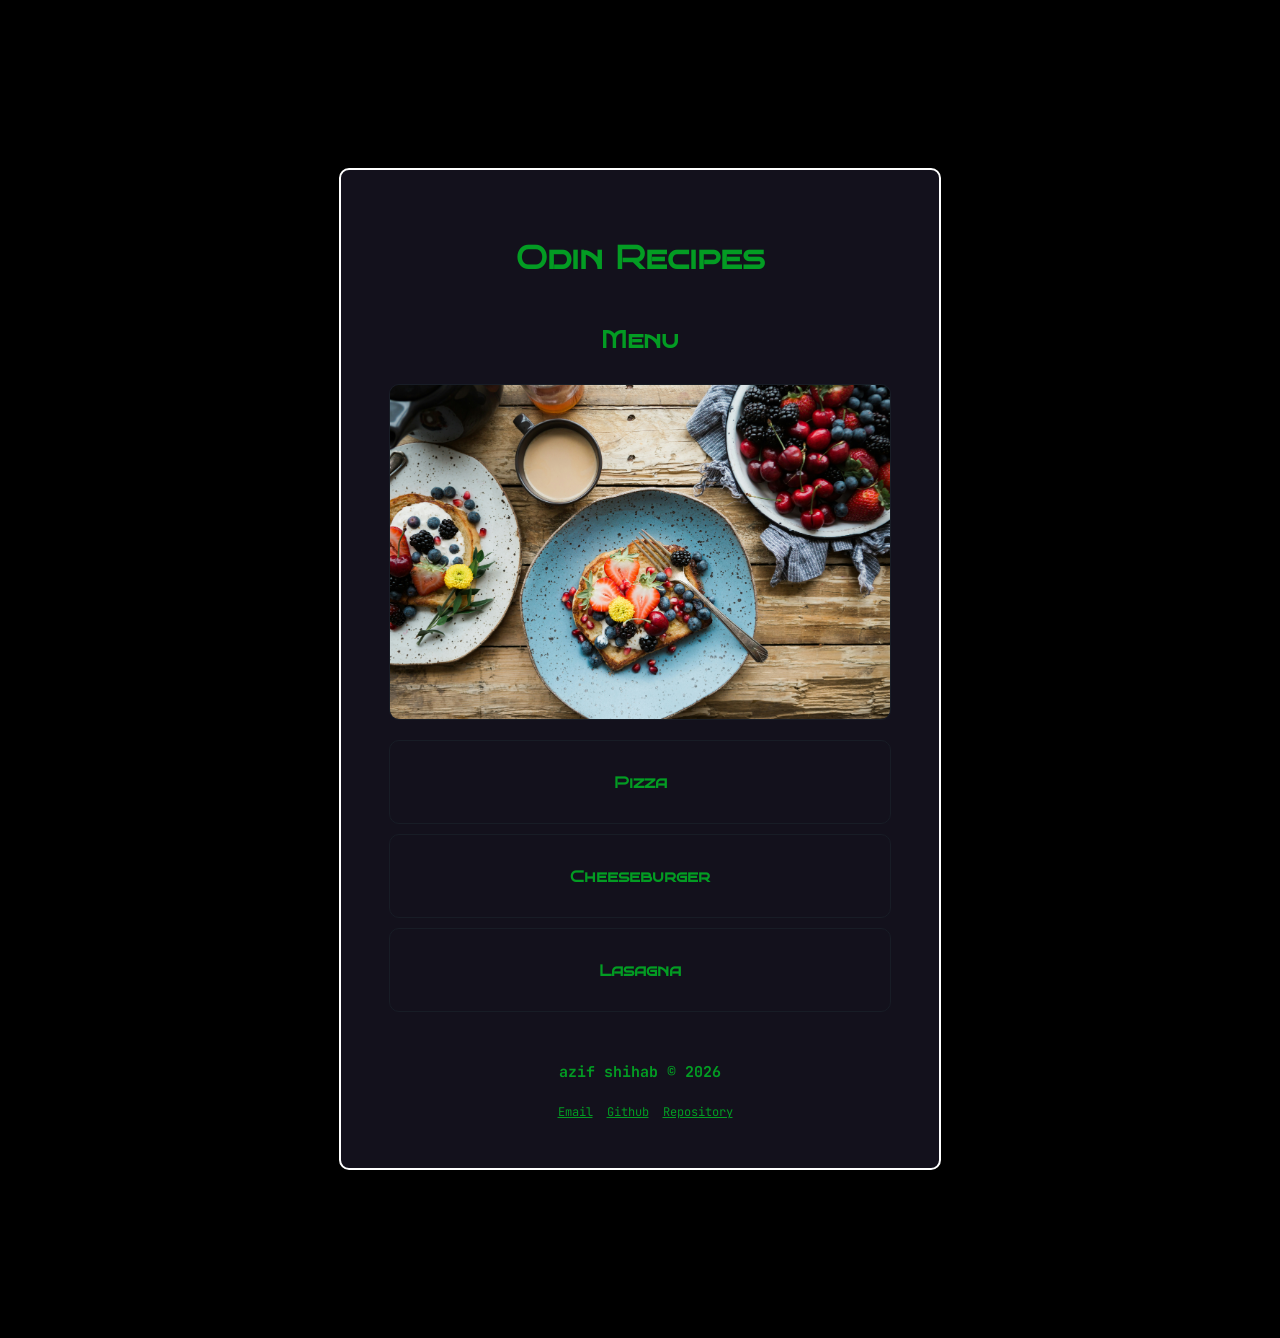
<file: index.html>
<!DOCTYPE html>
<html lang="en">
<head>
    <meta charset="UTF-8">
    <meta name="viewport" content="width=device-width, initial-scale=1.0">
    <title>Odin Recipes</title>
    <link rel="stylesheet" href="./css/index.css">
    <link rel="preconnect" href="https://fonts.googleapis.com">
    <link rel="preconnect" href="https://fonts.gstatic.com" crossorigin>
    <link href="https://fonts.googleapis.com/css2?family=Bruno+Ace+SC&family=JetBrains+Mono:ital,wght@0,100..800;1,100..800&display=swap" rel="stylesheet">
</head>
<body>
    <div class="center">
        <div class="outer-container">
            <h1 id="title">Odin Recipes</h1>
                <h2 id="second-title">Menu</h2>
            <img src="./images/banner.jpg" alt="an image of a delicious breakfast">
            <ul>
                    <li><a class="menu" href="./recipes/pizza.html" rel="noreferrer">Pizza</a></button></li>
                    <li><a class="menu" href="./recipes/cheeseburger.html" rel="noreferrer">Cheeseburger</a></button></li>
                    <li><a class="menu" href="./recipes/lasagna.html" rel="noreferrer">Lasagna</a></button></li>
            </ul>
            <div class="author-info">azif shihab © 2026</div>
            <div"><a class="tail-end" href="mailto:azif.sh.official@gmail.com" rel="noreferrer">Email</a> <a class="tail-end" href="https://github.com/azif-shihab/" rel="noreferrer">Github</a> <a class="tail-end" href="https://github.com/azif-shihab/odin-recipes/" rel="noreferrer">Repository</a></div>
        </div>
    </div>
</body>
</html>
</file>
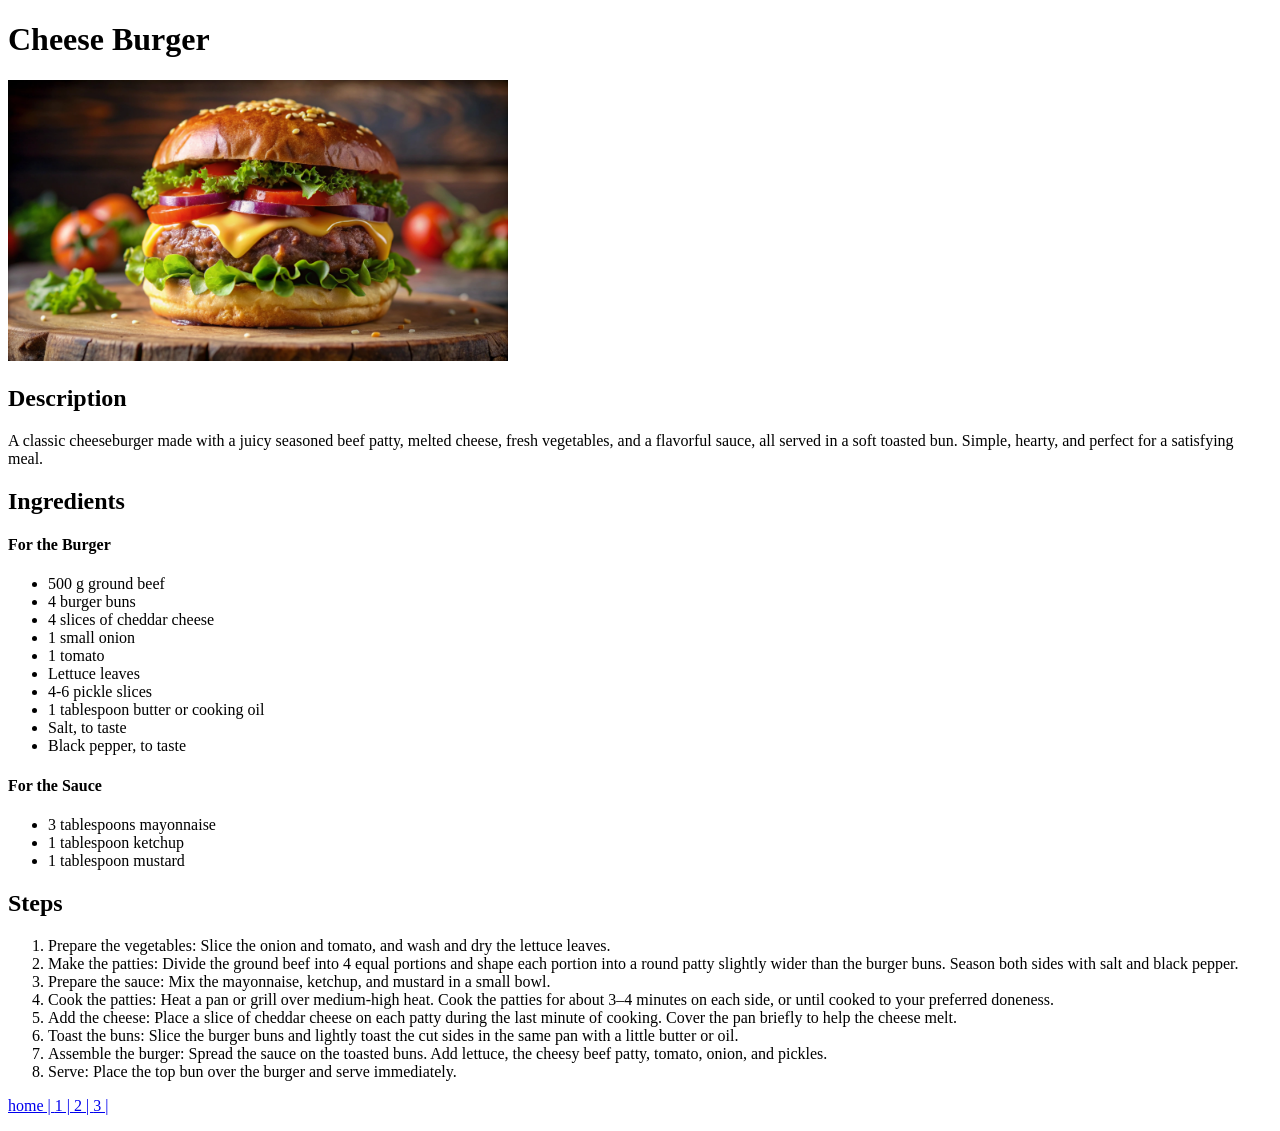
<file: recipes/cheese-burger.html>
<!DOCTYPE html>
<html lang="en">
<head>
    <meta charset="UTF-8">
    <meta name="viewport" content="width=device-width, initial-scale=1.0">
    <title>Odin Recipes</title>
</head>
<body>
	<h1>Cheese Burger</h1>
    <img src="../images/cheeseburger.jpg" alt="Image of a Delicouse Cheese Burger" width="500"> 
    <h2>Description</h2>
    <p>A classic cheeseburger made with a juicy seasoned beef patty, melted cheese, fresh vegetables, and a flavorful sauce, all served in a soft toasted bun. Simple, hearty, and perfect for a satisfying meal.
    </p>
    <h2>Ingredients</h2>
    <h4>For the Burger</h4>
    <ul>
            <li>500 g ground beef</li>
            <li>4 burger buns</li>
            <li>4 slices of cheddar cheese</li>
            <li>1 small onion</li>
            <li>1 tomato</li>
            <li>Lettuce leaves</li>
            <li>4-6 pickle slices</li>
            <li>1 tablespoon butter or cooking oil</li>
            <li>Salt, to taste</li>
            <li>Black pepper, to taste</li>
    </ul>
    <h4>For the Sauce</h4>
    <ul>
            <li>3 tablespoons mayonnaise</li>
            <li>1 tablespoon ketchup</li>
            <li>1 tablespoon mustard</li>
    </ul>
    <h2>Steps</h2>
    <ol>
            <li>Prepare the vegetables: Slice the onion and tomato, and wash and dry the lettuce leaves.</li>
            <li>Make the patties: Divide the ground beef into 4 equal portions and shape each portion into a round patty slightly wider than the burger buns. Season both sides with salt and black pepper.</li>
            <li>Prepare the sauce: Mix the mayonnaise, ketchup, and mustard in a small bowl.</li>
            <li>Cook the patties: Heat a pan or grill over medium-high heat. Cook the patties for about 3–4 minutes on each side, or until cooked to your preferred doneness.</li>
            <li>Add the cheese: Place a slice of cheddar cheese on each patty during the last minute of cooking. Cover the pan briefly to help the cheese melt.</li>
            <li>Toast the buns: Slice the burger buns and lightly toast the cut sides in the same pan with a little butter or oil.</li>
            <li>Assemble the burger: Spread the sauce on the toasted buns. Add lettuce, the cheesy beef patty, tomato, onion, and pickles.</li>
            <li>Serve: Place the top bun over the burger and serve immediately.</li>
    </ol>
    <p><a href="./../index.html">home | </a> <a href="./pizza.html">1 | </a> <a href="./cheese-burger.html">2 | </a> <a href="./lasagna.html">3 | </a></p>
</body>
</html>
</file>
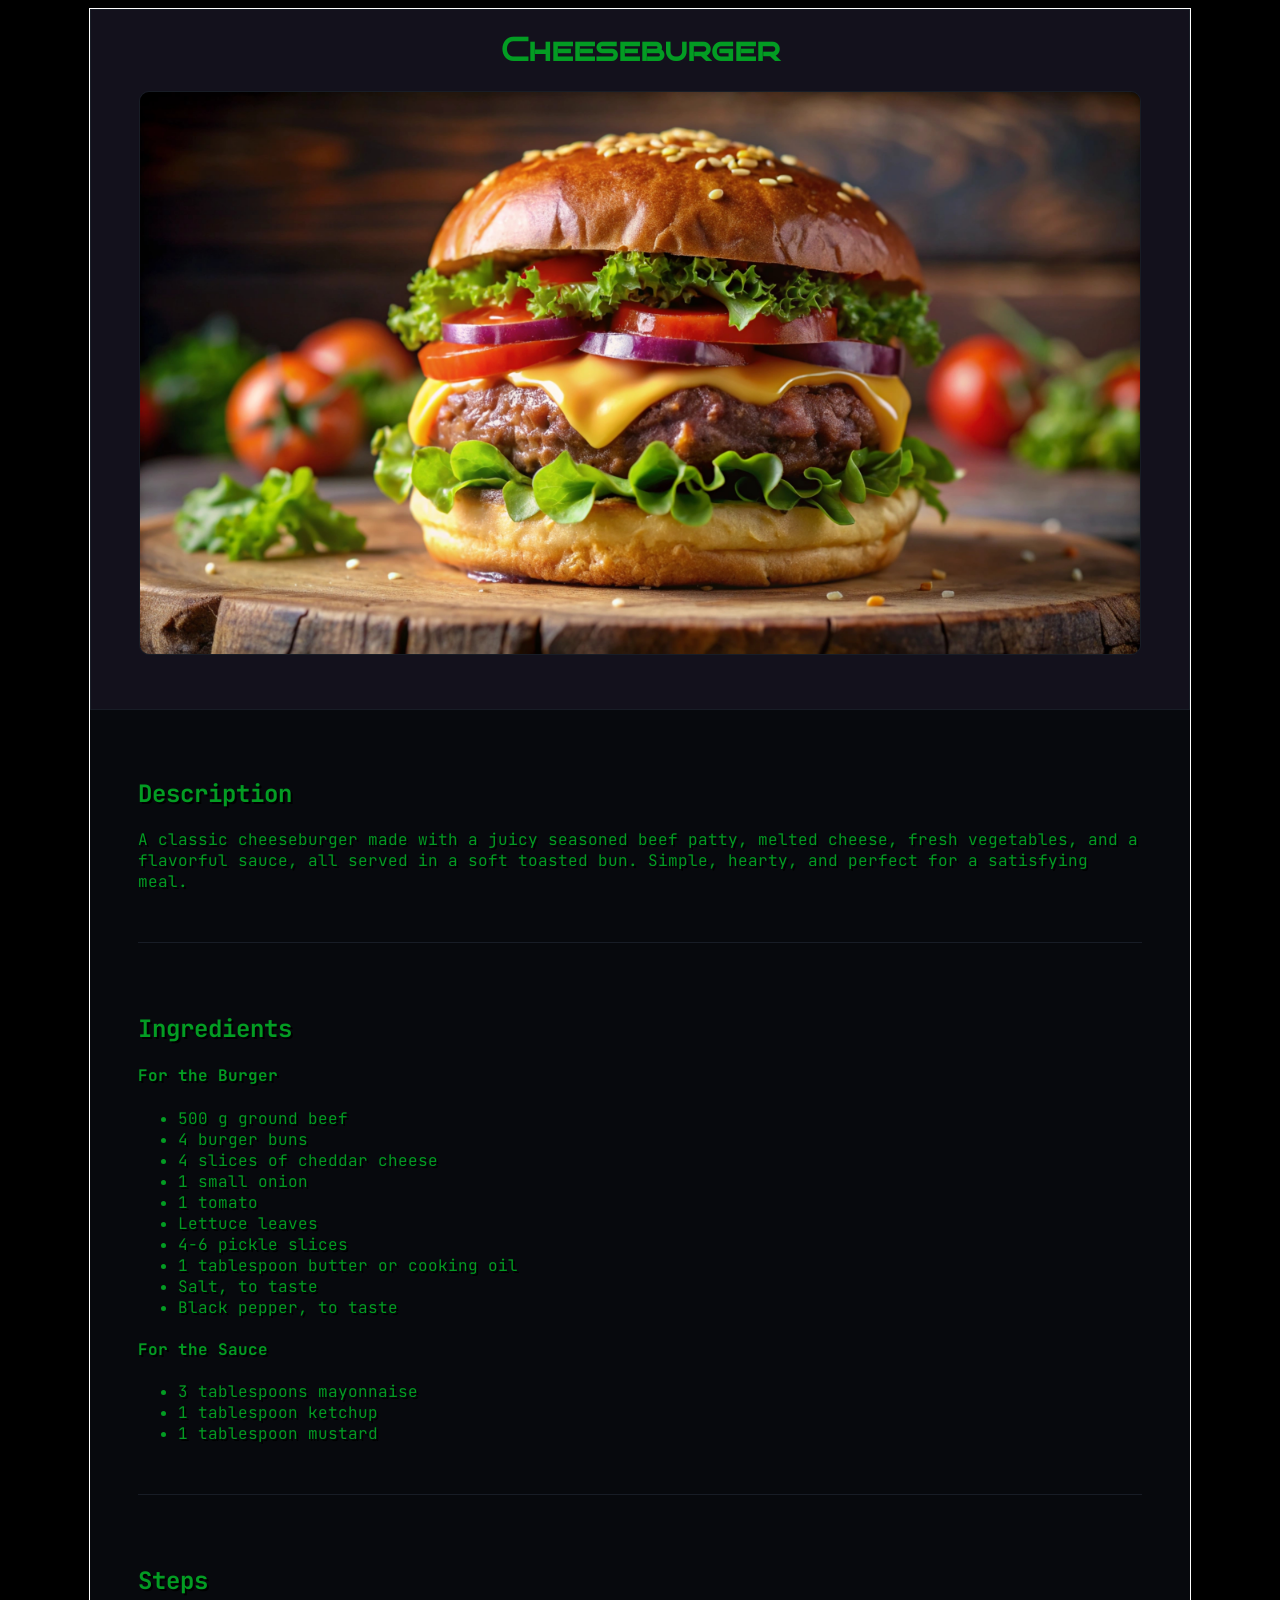
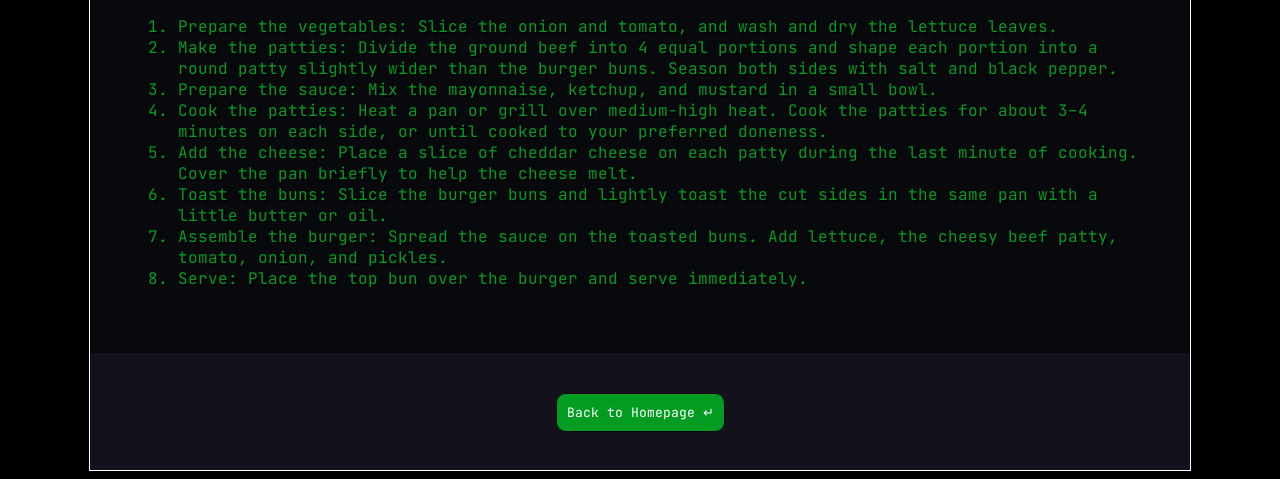
<file: recipes/cheeseburger.html>
<!DOCTYPE html>
<html lang="en">
<head>
    <meta charset="UTF-8">
    <meta name="viewport" content="width=device-width, initial-scale=1.0">
    <title>Odin Recipes</title>
    <link rel="stylesheet" href="./../css/recipes.css">
    <link rel="preconnect" href="https://fonts.googleapis.com">
    <link rel="preconnect" href="https://fonts.gstatic.com" crossorigin>
    <link href="https://fonts.googleapis.com/css2?family=Bruno+Ace+SC&family=JetBrains+Mono:ital,wght@0,100..800;1,100..800&display=swap" rel="stylesheet">

</head>
<body>
    <div class="center">
        <div class="outer-container">
            <div class="upper-part"> 
                <h1>Cheeseburger</h1>
                <img src="../images/cheeseburger.jpg" alt="Image of a Delicouse Cheese Burger"> 
            </div>
            <div class="lower-part">
                <h2>Description</h2>
                <p>A classic cheeseburger made with a juicy seasoned beef patty, melted cheese, fresh vegetables, and a flavorful sauce, all served in a soft toasted bun. Simple, hearty, and perfect for a satisfying meal.
                </p>
                <div class="divider"></div>
                <h2>Ingredients</h2>
                <h4>For the Burger</h4>
                <ul>
                        <li>500 g ground beef</li>
                        <li>4 burger buns</li>
                        <li>4 slices of cheddar cheese</li>
                        <li>1 small onion</li>
                        <li>1 tomato</li>
                        <li>Lettuce leaves</li>
                        <li>4-6 pickle slices</li>
                        <li>1 tablespoon butter or cooking oil</li>
                        <li>Salt, to taste</li>
                        <li>Black pepper, to taste</li>
                </ul>
                <h4>For the Sauce</h4>
                <ul>
                        <li>3 tablespoons mayonnaise</li>
                        <li>1 tablespoon ketchup</li>
                        <li>1 tablespoon mustard</li>
                </ul>
                <div class="divider"></div>
                <h2>Steps</h2>
                <ol>
                        <li>Prepare the vegetables: Slice the onion and tomato, and wash and dry the lettuce leaves.</li>
                        <li>Make the patties: Divide the ground beef into 4 equal portions and shape each portion into a round patty slightly wider than the burger buns. Season both sides with salt and black pepper.</li>
                        <li>Prepare the sauce: Mix the mayonnaise, ketchup, and mustard in a small bowl.</li>
                        <li>Cook the patties: Heat a pan or grill over medium-high heat. Cook the patties for about 3–4 minutes on each side, or until cooked to your preferred doneness.</li>
                        <li>Add the cheese: Place a slice of cheddar cheese on each patty during the last minute of cooking. Cover the pan briefly to help the cheese melt.</li>
                        <li>Toast the buns: Slice the burger buns and lightly toast the cut sides in the same pan with a little butter or oil.</li>
                        <li>Assemble the burger: Spread the sauce on the toasted buns. Add lettuce, the cheesy beef patty, tomato, onion, and pickles.</li>
                        <li>Serve: Place the top bun over the burger and serve immediately.</li>
                </ol>
            </div>
                        <div class="tail-end">
                <a href="./../index.html" rel="noreferrer">Back to Homepage ↵</a>

            </div>
        </div>
    </div>
</body>
</html>
</file>
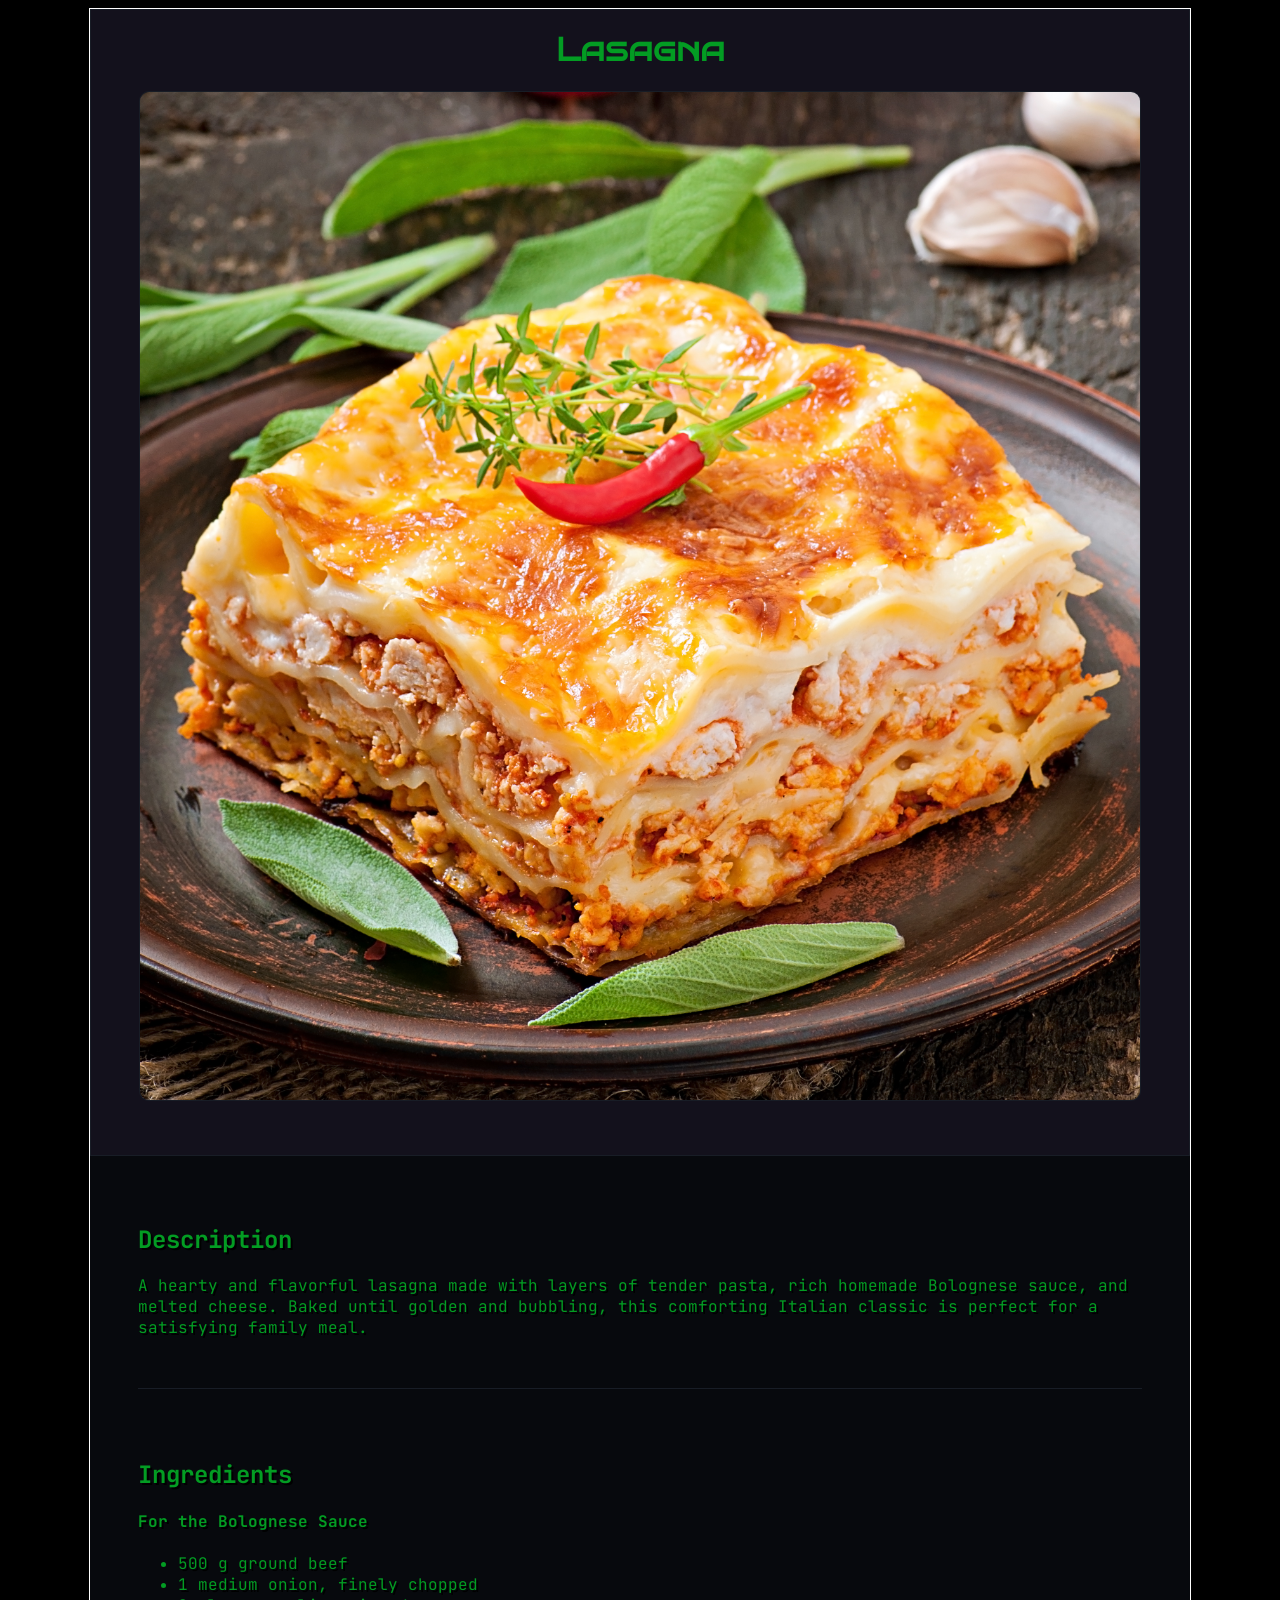
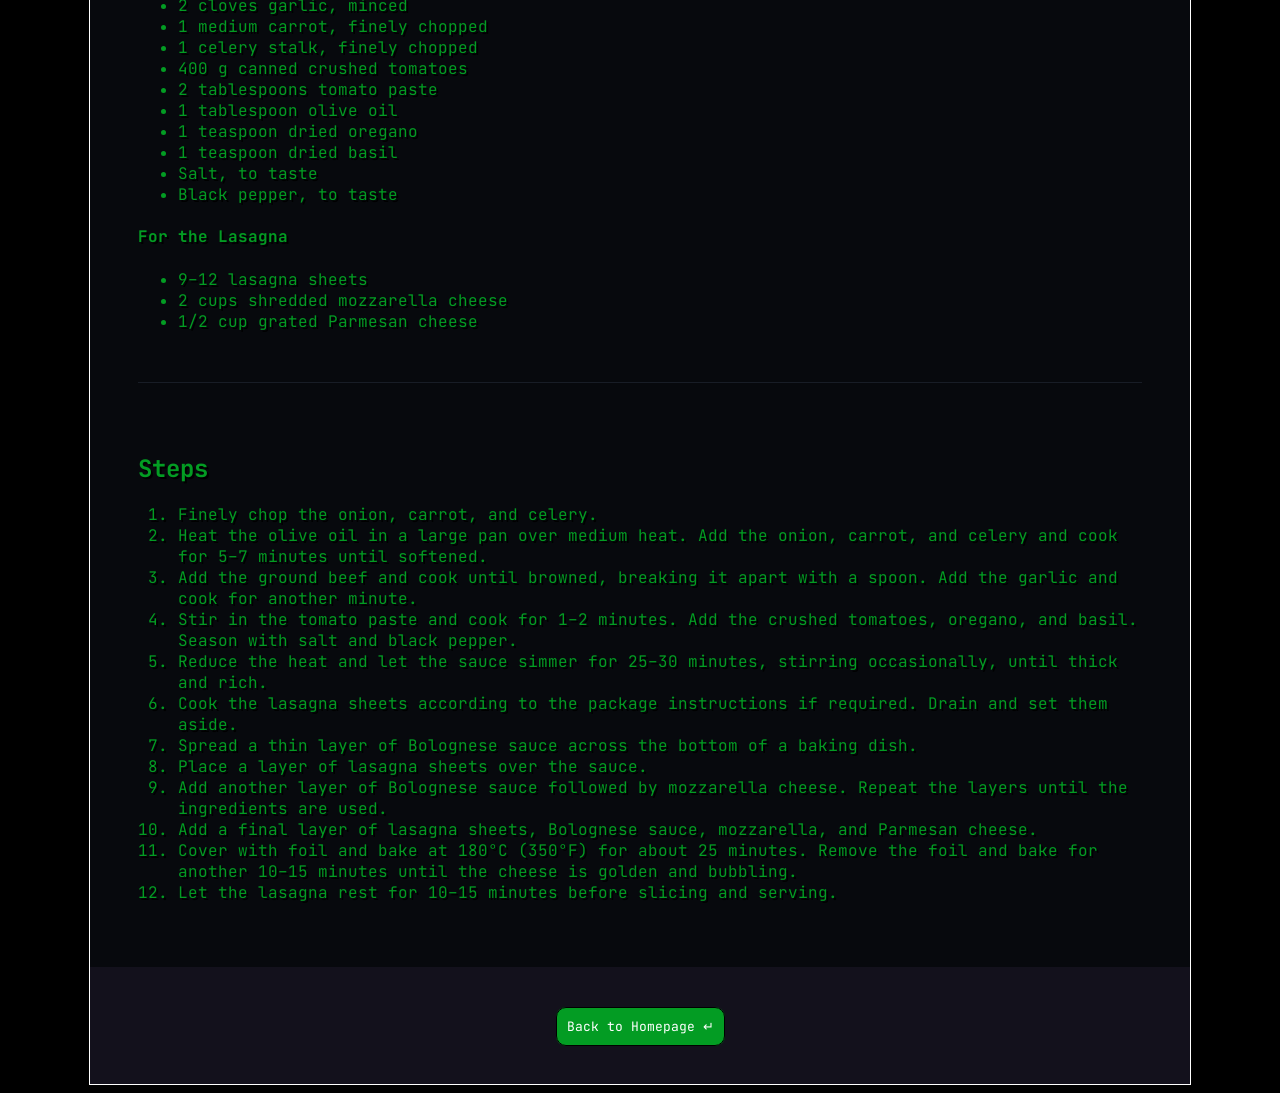
<file: recipes/lasagna.html>
<!DOCTYPE html>
<html lang="en">
<head>
    <meta charset="UTF-8">
    <meta name="viewport" content="width=device-width, initial-scale=1.0">
    <title>Odin Recipes</title>
    <link rel="stylesheet" href="./../css/recipes.css">
    <link rel="preconnect" href="https://fonts.googleapis.com">
    <link rel="preconnect" href="https://fonts.gstatic.com" crossorigin>
    <link href="https://fonts.googleapis.com/css2?family=Bruno+Ace+SC&family=JetBrains+Mono:ital,wght@0,100..800;1,100..800&display=swap" rel="stylesheet">

</head>
<body>
    <div class="center">
        <div class="outer-container">
            <div class="upper-part">
                <h1>Lasagna</h1>
                <img src="../images/lasagna.jpg" alt="an image of Delicious Lasagna" width="500">
            </div>
            <div class="lower-part">
                <h2>Description</h2>
                <p>A hearty and flavorful lasagna made with layers of tender pasta, rich homemade Bolognese sauce, and melted cheese. Baked until golden and bubbling, this comforting Italian classic is perfect for a satisfying family meal.
                </p>
                <div class="divider"></div>
                <h2>Ingredients</h2>
                <h4>For the Bolognese Sauce</h4>
                <ul>
                        <li>500 g ground beef</li>
                        <li>1 medium onion, finely chopped</li>
                        <li>2 cloves garlic, minced</li>
                        <li>1 medium carrot, finely chopped</li>
                        <li>1 celery stalk, finely chopped</li>
                        <li>400 g canned crushed tomatoes</li>
                        <li>2 tablespoons tomato paste</li>
                        <li>1 tablespoon olive oil</li>
                        <li>1 teaspoon dried oregano</li>
                        <li>1 teaspoon dried basil</li>
                        <li>Salt, to taste</li>
                        <li>Black pepper, to taste</li>
                </ul>
                <h4>For the Lasagna</h4>
                <ul>
                        <li>9–12 lasagna sheets</li>
                        <li>2 cups shredded mozzarella cheese</li>
                        <li>1/2 cup grated Parmesan cheese</li>           
                </ul>
                <div class="divider"></div>
                <h2>Steps</h2>
                <ol>
                        <li>Finely chop the onion, carrot, and celery.</li>
                        <li>Heat the olive oil in a large pan over medium heat. Add the onion, carrot, and celery and cook for 5–7 minutes until softened.</li>
                        <li>Add the ground beef and cook until browned, breaking it apart with a spoon. Add the garlic and cook for another minute.</li>
                        <li>Stir in the tomato paste and cook for 1–2 minutes. Add the crushed tomatoes, oregano, and basil. Season with salt and black pepper.</li>
                        <li>Reduce the heat and let the sauce simmer for 25–30 minutes, stirring occasionally, until thick and rich.</li>
                        <li>Cook the lasagna sheets according to the package instructions if required. Drain and set them aside.</li>
                        <li>Spread a thin layer of Bolognese sauce across the bottom of a baking dish.</li>
                        <li>Place a layer of lasagna sheets over the sauce.</li>
                        <li>Add another layer of Bolognese sauce followed by mozzarella cheese. Repeat the layers until the ingredients are used.</li>
                        <li>Add a final layer of lasagna sheets, Bolognese sauce, mozzarella, and Parmesan cheese.</li>
                        <li>Cover with foil and bake at 180°C (350°F) for about 25 minutes. Remove the foil and bake for another 10–15 minutes until the cheese is golden and bubbling.</li>
                        <li>Let the lasagna rest for 10–15 minutes before slicing and serving.</li>
                </ol>
            </div>
                        <div class="tail-end">
                <a href="./../index.html" rel="noreferrer">Back to Homepage ↵</a>

            </div>
        </div>
    </div>
</body>
</html>
</file>
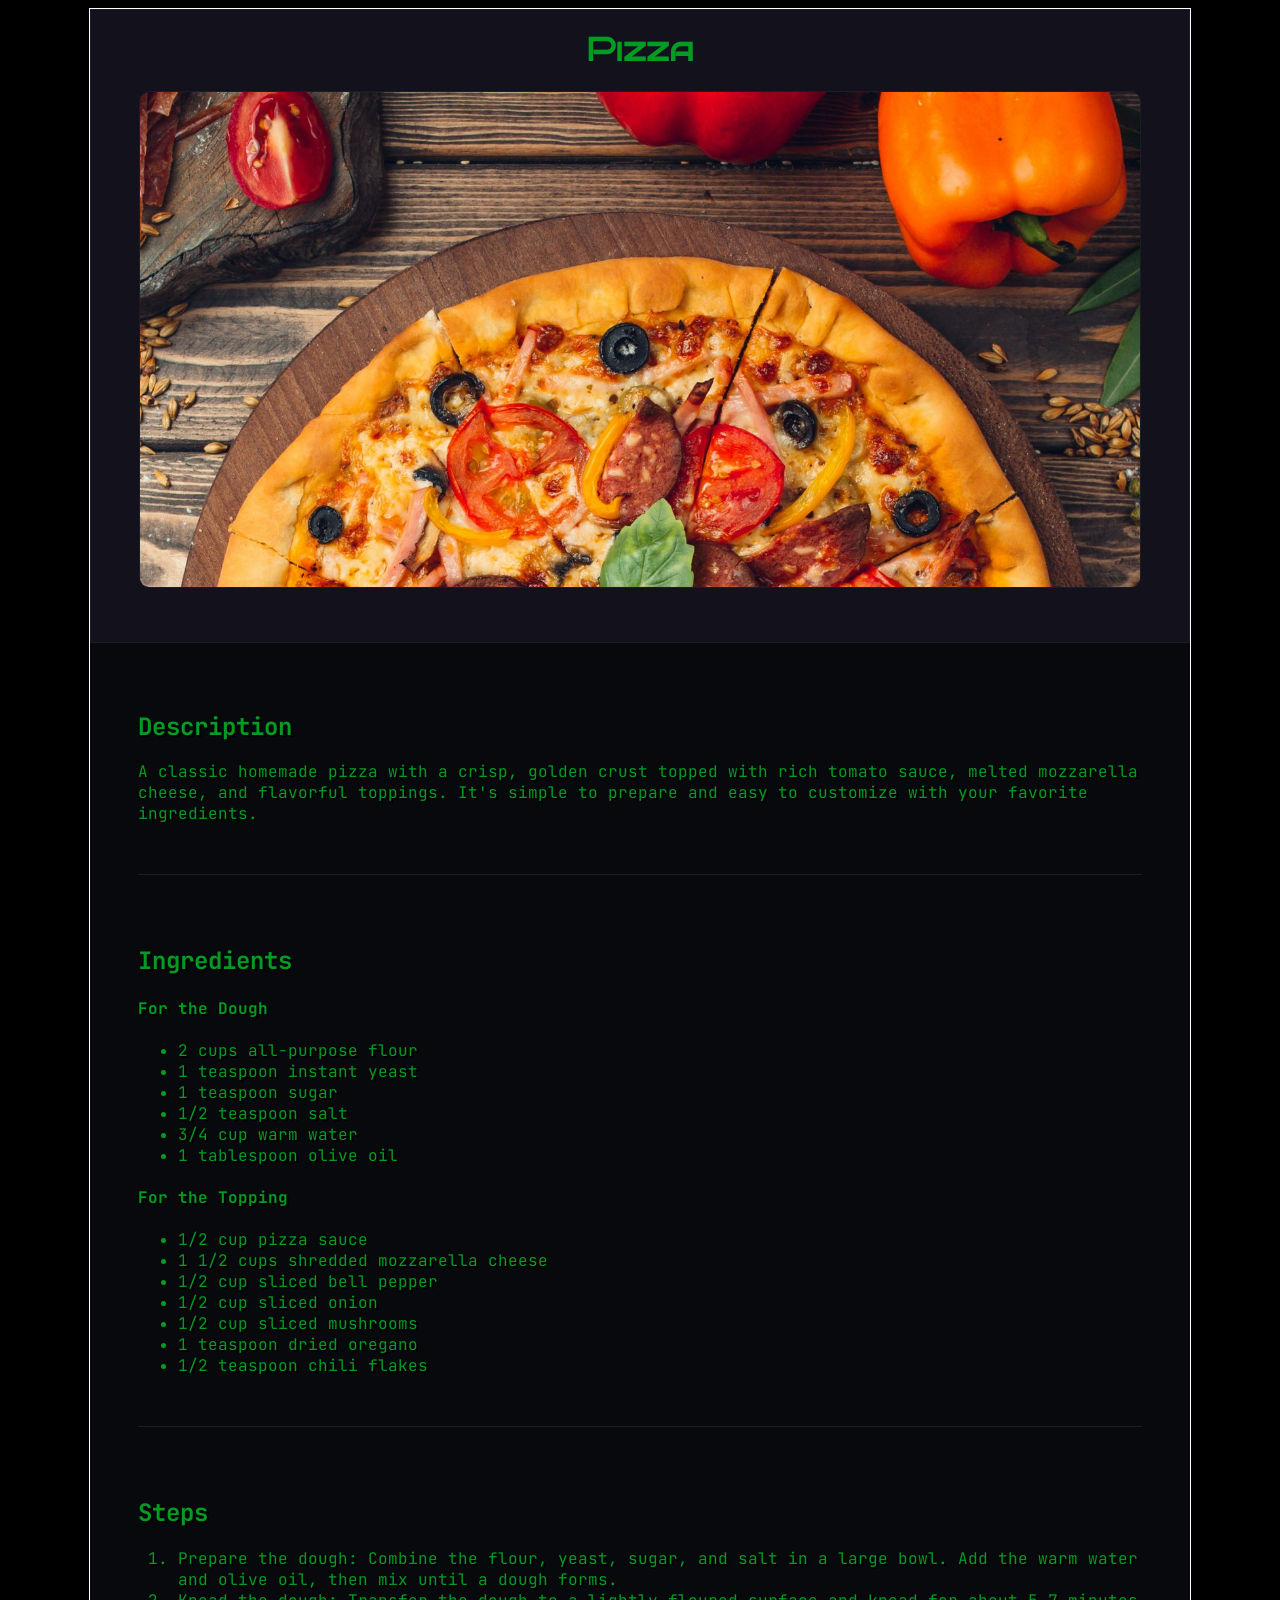
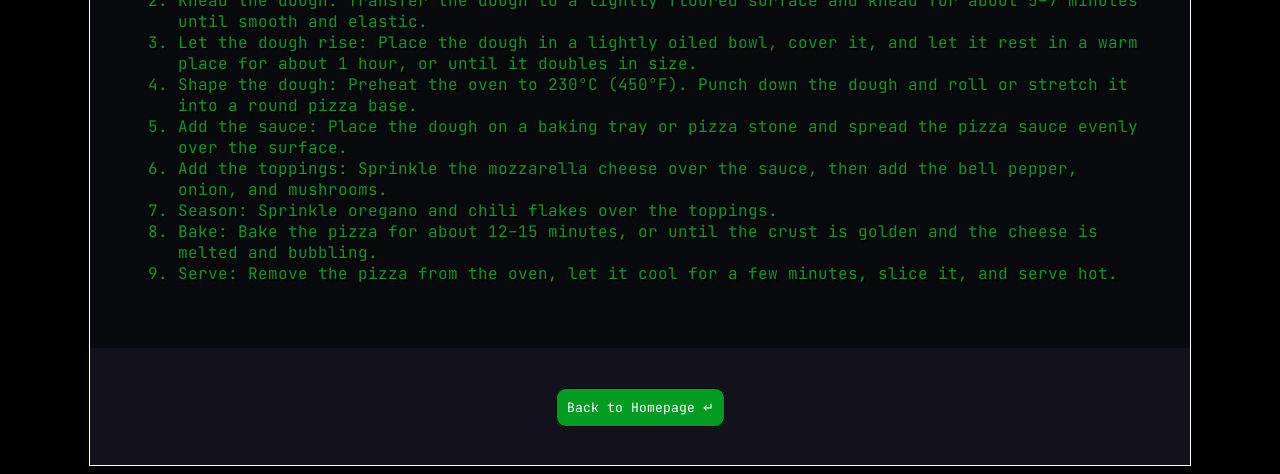
<file: recipes/pizza.html>
<!DOCTYPE html>
<html lang="en">
<head>
    <meta charset="UTF-8">
    <meta name="viewport" content="width=device-width, initial-scale=1.0">
    <title>Odin Recipes</title>
    <link rel="stylesheet" href="./../css/recipes.css">
    <link rel="preconnect" href="https://fonts.googleapis.com">
    <link rel="preconnect" href="https://fonts.gstatic.com" crossorigin>
    <link href="https://fonts.googleapis.com/css2?family=Bruno+Ace+SC&family=JetBrains+Mono:ital,wght@0,100..800;1,100..800&display=swap" rel="stylesheet">
</head>
<body>
    <div class="center">
        <div class="outer-container">
            <div class="upper-part">
                <h1>Pizza</h1>    
                <img src="../images/pizza.jpg" alt="an image of Delicouse Pizza.">
            </div>
            <div class="lower-part">
                <h2>Description</h2>
                <p>A classic homemade pizza with a crisp, golden crust topped with rich tomato sauce, melted mozzarella cheese, and flavorful toppings. It's simple to prepare and easy to customize with your favorite ingredients.</p>
                <div class="divider"></div>
                <h2>Ingredients</h2>
                <h4>For the Dough</h4>
                <ul>
                        <li>2 cups all-purpose flour</li>
                        <li>1 teaspoon instant yeast</li>
                        <li>1 teaspoon sugar</li>
                        <li>1/2 teaspoon salt</li>
                        <li>3/4 cup warm water</li>
                        <li>1 tablespoon olive oil</li>
                </ul>
                <h4>For the Topping</h4>
                <ul>
                        <li>1/2 cup pizza sauce</li>
                        <li>1 1/2 cups shredded mozzarella cheese</li>
                        <li>1/2 cup sliced bell pepper</li>
                        <li>1/2 cup sliced onion</li>
                        <li>1/2 cup sliced mushrooms</li>
                        <li>1 teaspoon dried oregano</li>
                        <li>1/2 teaspoon chili flakes</li>
                </ul>
                <div class="divider"></div>
                <h2>Steps</h2>
                <ol>
                        <li>Prepare the dough: Combine the flour, yeast, sugar, and salt in a large bowl. Add the warm water and olive oil, then mix until a dough forms.</li>
                        <li>Knead the dough: Transfer the dough to a lightly floured surface and knead for about 5–7 minutes until smooth and elastic.</li>
                        <li>Let the dough rise: Place the dough in a lightly oiled bowl, cover it, and let it rest in a warm place for about 1 hour, or until it doubles in size.</li>
                        <li>Shape the dough: Preheat the oven to 230°C (450°F). Punch down the dough and roll or stretch it into a round pizza base.</li>
                        <li>Add the sauce: Place the dough on a baking tray or pizza stone and spread the pizza sauce evenly over the surface.</li>
                        <li>Add the toppings: Sprinkle the mozzarella cheese over the sauce, then add the bell pepper, onion, and mushrooms.</li>
                        <li>Season: Sprinkle oregano and chili flakes over the toppings.</li>
                        <li>Bake: Bake the pizza for about 12–15 minutes, or until the crust is golden and the cheese is melted and bubbling.</li>
                        <li>Serve: Remove the pizza from the oven, let it cool for a few minutes, slice it, and serve hot.</li>
                </ol>
            </div>
            <div class="tail-end">
                <a href="./../index.html" rel="noreferrer">Back to Homepage ↵</a>

            </div>
        </div>
    </div>
</body>
</html>
</file>
<file: css/index.css>
* {
	background-color: #000;
	color: #039c23;
}
.center {
	display: flex;
	justify-content: center;
}

.outer-container {
	text-align: center;
	border: solid 2px #fff;
	padding: 3rem;
	margin: 10rem;
	border-radius: 10px;
	background-color: #13111c;
}

.outer-container * {
	background-color: inherit;
}

#title {
	font-family: "Bruno Ace SC", sans-serif;
	font-weight: bold;
	font-style: normal;
	margin-bottom: 3rem;
}

#second-title {
		font-family: "Bruno Ace SC", sans-serif;
	font-weight: bold;
	font-style: normal;
	padding-bottom: 10px;
}

ul {
	list-style: none;
	padding: 0px;
}

a {
	text-decoration: none;
}

.menu {
	display: block;
	width: 500px;
	height: 50px;
	margin-bottom: 10px;
	font-size: 1rem;
	font-family: "Bruno Ace SC", sans-serif;
	font-weight: bold;
	font-style: normal;
	border: solid 1px #181d26;
	text-align: center;
	padding-top: 2rem;
	border-radius: 10px;
}

button {
	border: solid 1px #181d26;
	border-radius: 10px;
}

.author-info {
	font-family: "JetBrains Mono", monospace;
	font-size: 15px;
	margin: 50px 0px 20px 0px;
	font-weight: bold;
}

.tail-end {
	font-family: "JetBrains Mono", monospace;
	font-size: 12px;
	padding-left: 10px;
	text-decoration: underline;
}

img {
	border: 1px solid #181d26;
	border-radius: 10px;
	width: 500px;
	height: auto;
}
</file>
<file: css/recipes.css>
body {
	background-color: #000;
	color: #039c23;
	font-family: "JetBrains Mono", monospace;
}

a {
	color: #fff;
	text-decoration: none;
	border: 1px solid black;
	background-color: #039c23;
	padding: 10px;
	border-radius: 10px;
	font-size: 13px;
}

.center {
	display: flex;
	justify-content: center;
}

.outer-container {
	border: 1px solid #fff;
	width: 1100px;
	
}

img {
	border: 1px solid #181d26;
	border-radius: 10px;
	width: 1000px;
}

.upper-part {
	display: flexbox;
	text-align: center;
	justify-content: center;
	font-family: "Bruno Ace SC", sans-serif;
	border: solid 1px #181d26;
	padding-bottom: 50px;
	margin: 0px;
	background-color: #13111c;
}

.lower-part {
	padding: 3rem;
	background-color: #07090d;
	text-shadow: 2px 2px #000;
}

.divider {
	margin-top: 50px;
	padding-top: 50px;
	border-top: 1px solid #181d26;
}

.tail-end {
	background-color: #13111c;
	text-align: center;
	display: flexbox;
	font-family: "JetBrains Mono", monospace;
	padding: 3rem;
}
</file>
